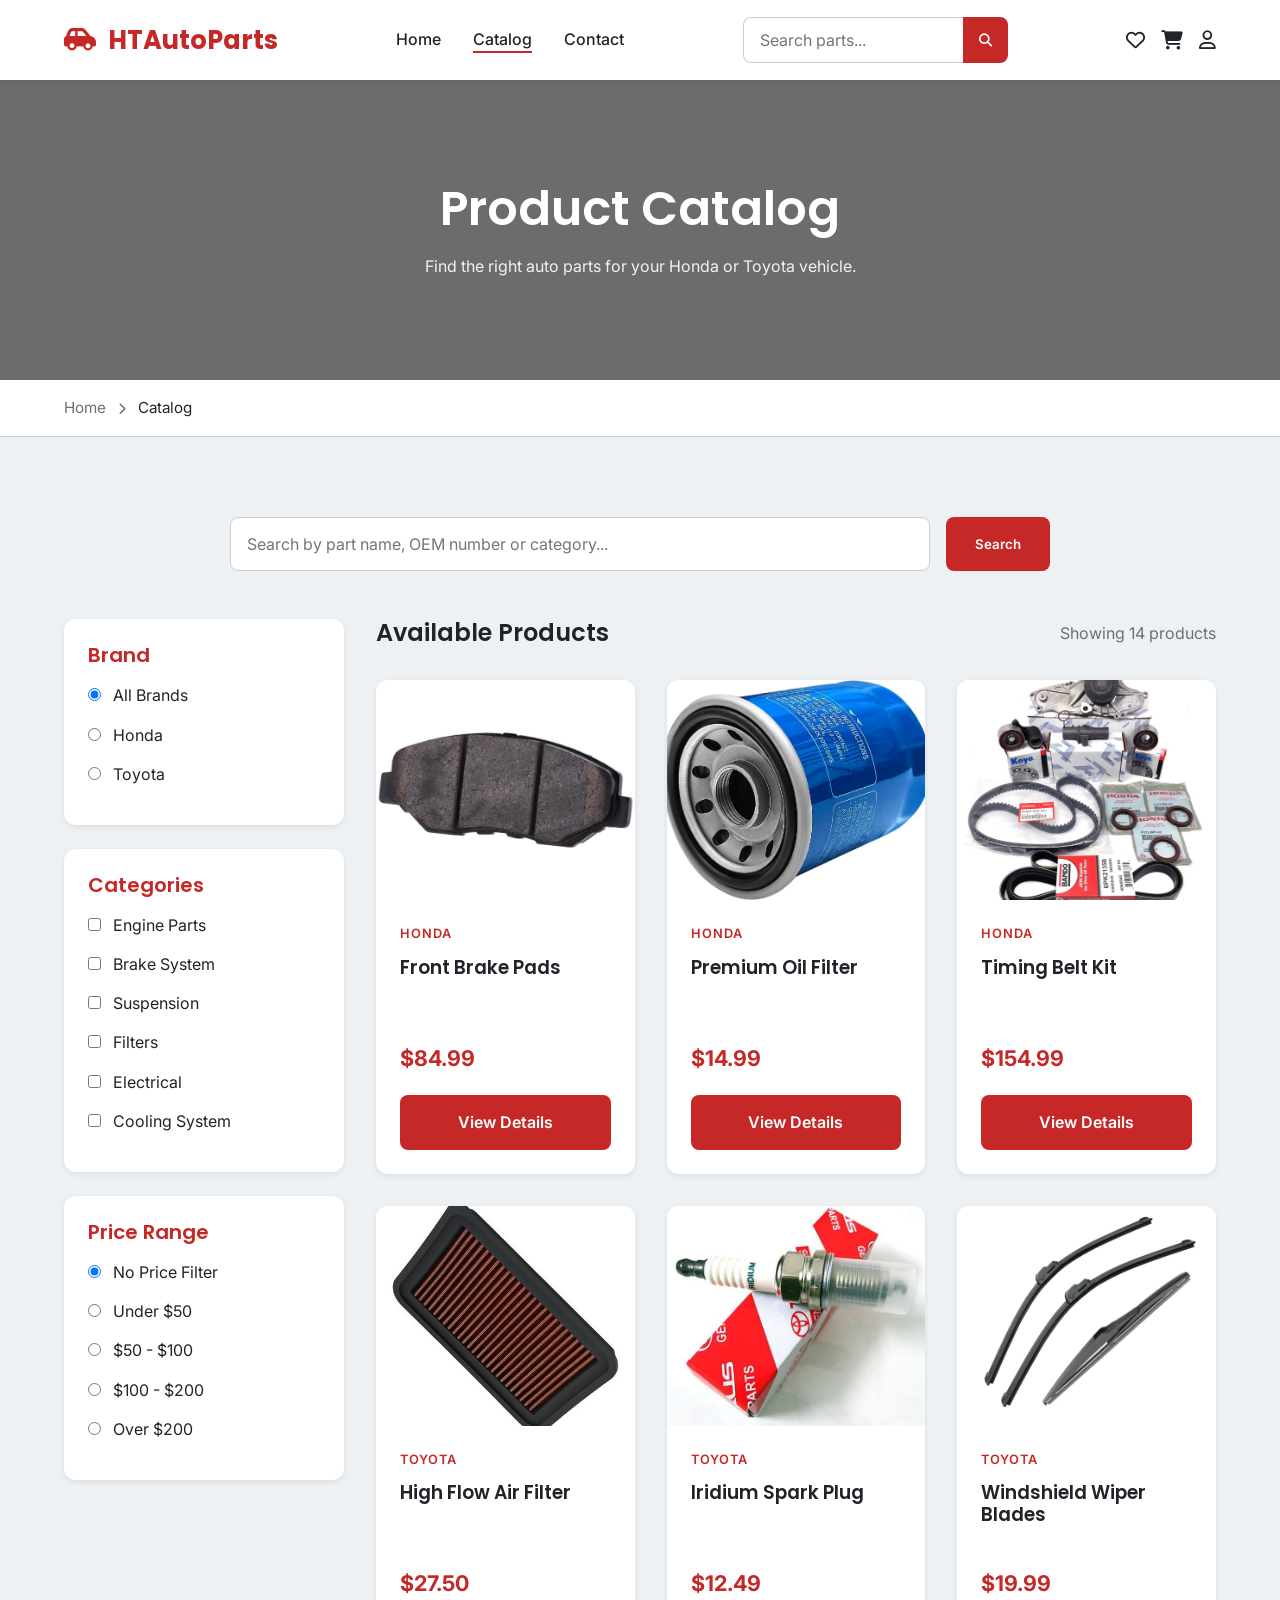
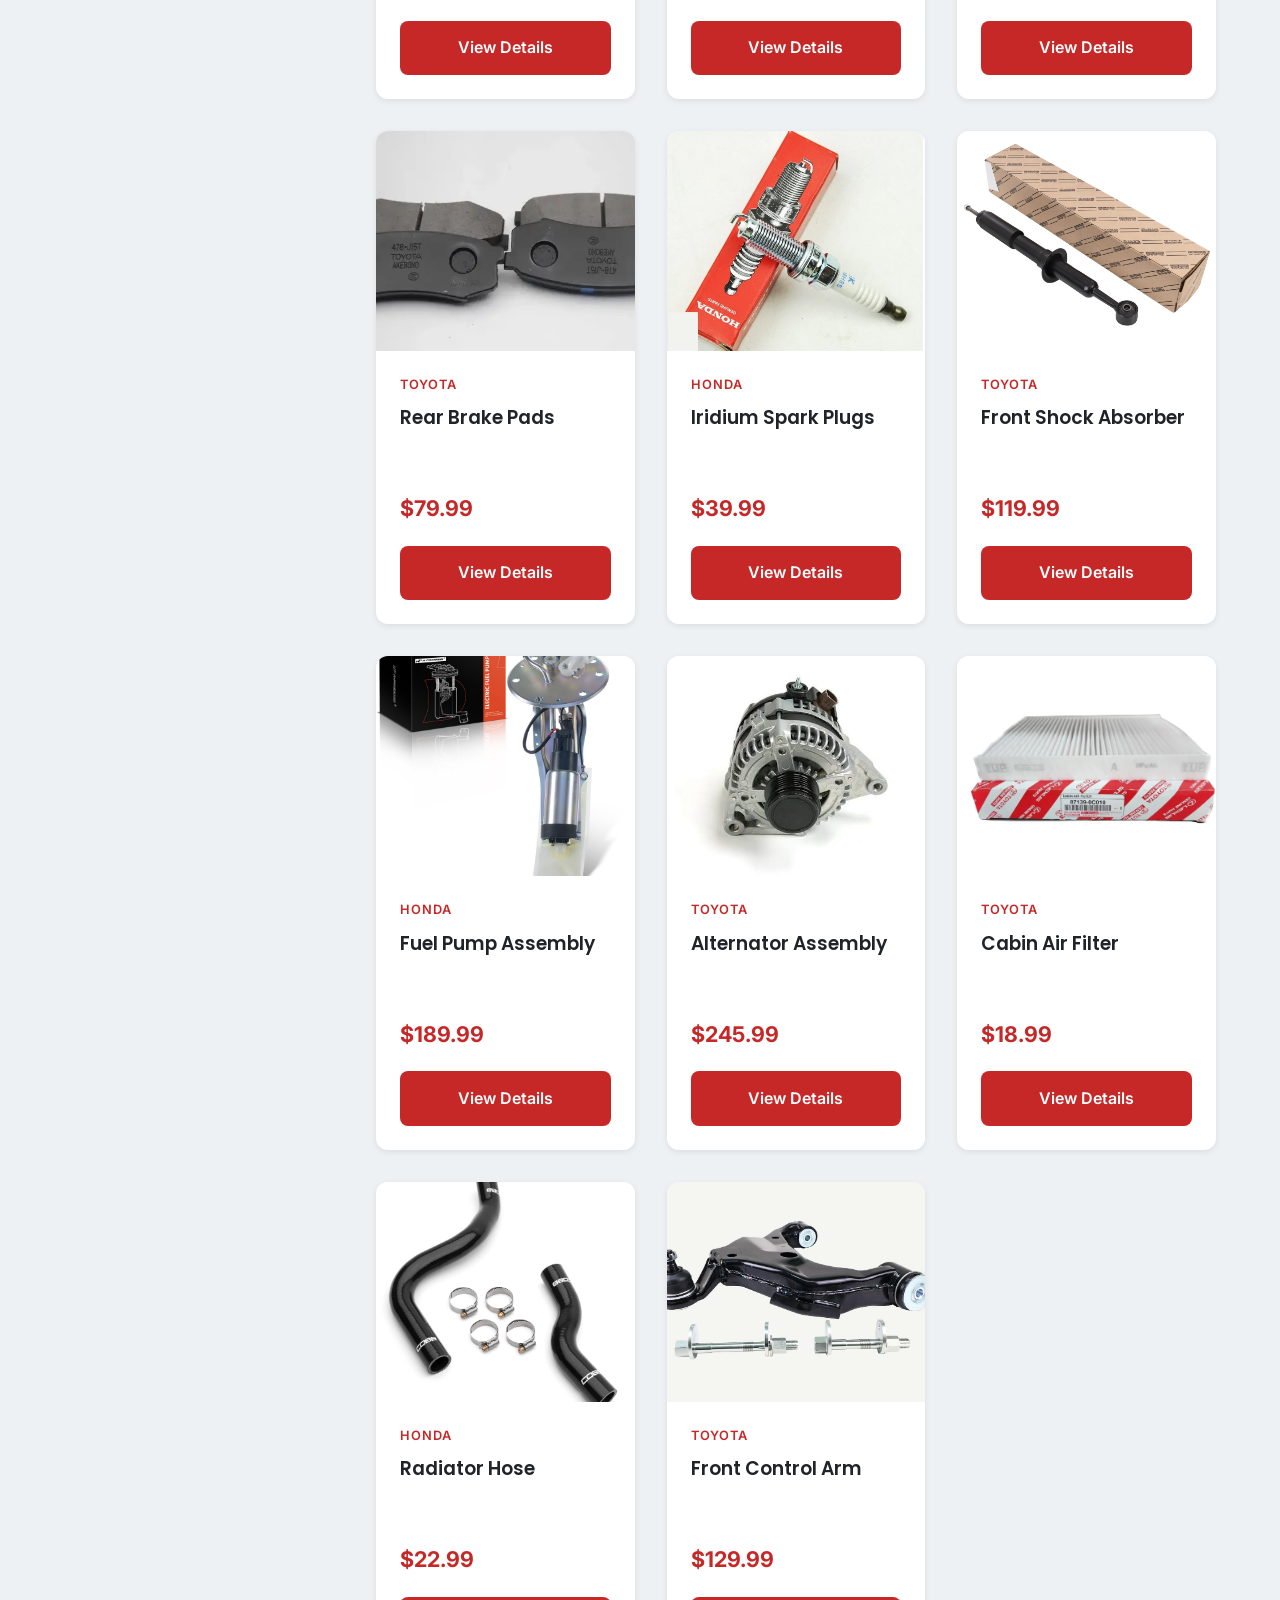
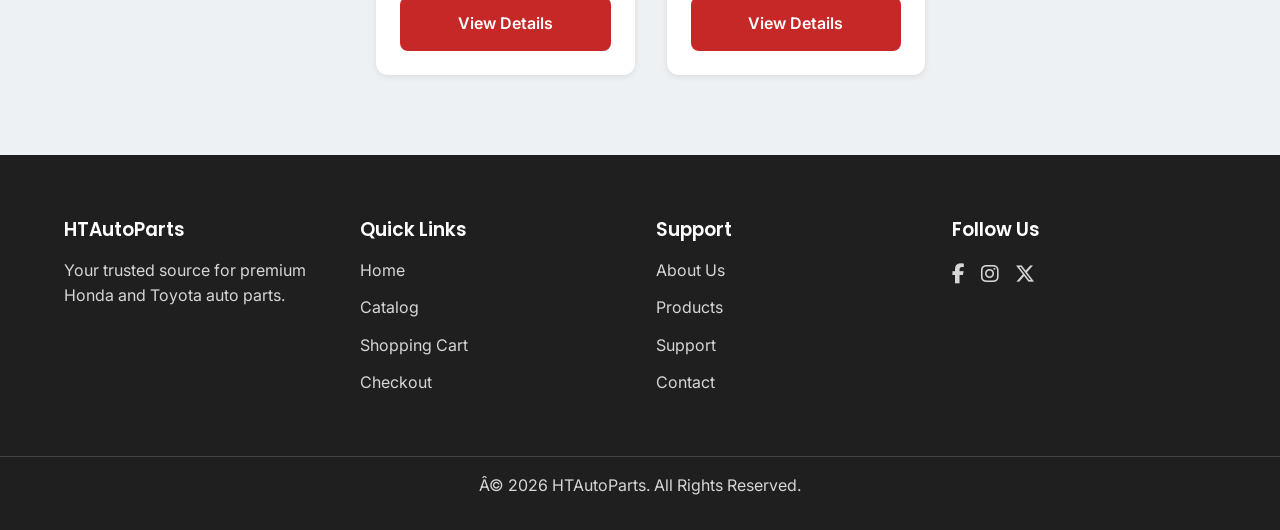
<file: catalog.html>
﻿<!DOCTYPE html>
<html lang="en">

<head>

    <!-- ========================================================= -->
    <!--                     META INFORMATION                      -->
    <!-- ========================================================= -->

    <meta charset="UTF-8">

    <meta name="viewport" content="width=device-width, initial-scale=1.0">

    <title>Catalog | HTAutoParts</title>

    <meta name="description" content="Browse Honda and Toyota OEM and aftermarket auto parts.">

    <!-- ========================================================= -->
    <!--                       GOOGLE FONTS                        -->
    <!-- ========================================================= -->

    <link rel="preconnect" href="https://fonts.googleapis.com">

    <link rel="preconnect" href="https://fonts.gstatic.com" crossorigin>

    <link
        href="https://fonts.googleapis.com/css2?family=Inter:wght@300;400;500;600&family=Poppins:wght@400;500;600;700&display=swap"
        rel="stylesheet">

    <!-- ========================================================= -->
    <!--                     FONT AWESOME                          -->
    <!-- ========================================================= -->

    <link rel="stylesheet" href="https://cdnjs.cloudflare.com/ajax/libs/font-awesome/6.7.2/css/all.min.css">

    <!-- ========================================================= -->
    <!--                       CSS FILES                           -->
    <!-- ========================================================= -->

    <link rel="stylesheet" href="css/variables.css">
    <link rel="stylesheet" href="css/reset.css">
    <link rel="stylesheet" href="css/layout.css">
    <link rel="stylesheet" href="css/components.css">
    <link rel="stylesheet" href="css/catalog.css">
    <link rel="stylesheet" href="css/responsive.css">

</head>

<body>

    <!-- ========================================================= -->
    <!--                         HEADER                             -->
    <!-- ========================================================= -->

    <header class="header">

        <div class="container navbar">

            <a href="index.html" class="logo">

                <i class="fa-solid fa-car-side"></i>

                <span>HTAutoParts</span>

            </a>

            <nav class="navigation">

                <ul class="nav-links">

                    <li><a href="index.html">Home</a></li>

                    <li><a class="active" href="catalog.html">Catalog</a></li>


                    <li><a href="contact.html">Contact</a></li>

                </ul>

            </nav>

            <div class="nav-search">

                <input type="text" placeholder="Search parts...">

                <button>

                    <i class="fa-solid fa-magnifying-glass"></i>

                </button>

            </div>

            <div class="nav-icons">

                <a href="#">
                    <i class="fa-regular fa-heart"></i>
                </a>

                <a href="cart.html">
                    <i class="fa-solid fa-cart-shopping"></i>
                </a>

                <a href="login.html" aria-label="Sign in">
                    <i class="fa-regular fa-user"></i>
                </a>

            </div>

        </div>

    </header>

    <!-- ========================================================= -->
    <!--                    CATALOG HERO                            -->
    <!-- ========================================================= -->

    <section class="catalog-hero">

        <div class="hero-overlay"></div>

        <div class="container catalog-hero-content">

            <h1>Product Catalog</h1>

            <p>

                Find the right auto parts for your Honda or Toyota vehicle.

            </p>

        </div>

    </section>

    <!-- ========================================================= -->
    <!--                     BREADCRUMB                            -->
    <!-- ========================================================= -->

    <nav class="breadcrumb">

        <div class="container">

            <a href="index.html">

                Home

            </a>

            <span>

                <i class="fas fa-chevron-right"></i>

            </span>

            <span>

                Catalog

            </span>

        </div>

    </nav>

    <!-- ========================================================= -->
    <!--                  SEARCH & FILTERS                          -->
    <!-- ========================================================= -->

    <section class="catalog-section">

        <div class="container">

            <!-- Search -->

            <div class="catalog-search">

                <input type="text" id="catalogSearch" placeholder="Search by part name, OEM number or category...">

                <button class="btn btn-primary">

                    Search

                </button>

            </div>

            <!-- Main Layout -->

            <div class="catalog-layout">

                <!-- ========================= -->
                <!--      SIDEBAR FILTERS      -->
                <!-- ========================= -->

                <aside class="catalog-sidebar">

                    <!-- Brand -->

                    <div class="filter-box">

                        <h3>Brand</h3>

                        <label>

                            <input type="radio" name="brand" value="all" checked>

                            All Brands

                        </label>

                        <label>

                            <input type="radio" name="brand" value="Honda">

                            Honda

                        </label>

                        <label>

                            <input type="radio" name="brand" value="Toyota">

                            Toyota

                        </label>

                    </div>

                    <!-- Categories -->

                    <div class="filter-box">

                        <h3>Categories</h3>

                        <label>

                            <input type="checkbox">

                            Engine Parts

                        </label>

                        <label>

                            <input type="checkbox">

                            Brake System

                        </label>

                        <label>

                            <input type="checkbox">

                            Suspension

                        </label>

                        <label>

                            <input type="checkbox">

                            Filters

                        </label>

                        <label>

                            <input type="checkbox">

                            Electrical

                        </label>

                        <label>

                            <input type="checkbox">

                            Cooling System

                        </label>

                    </div>

                    <!-- Price -->

                    <div class="filter-box">

                        <h3>Price Range</h3>

                        <label>

                            <input type="radio" name="price" value="none" checked>

                            No Price Filter

                        </label>

                        <label>

                            <input type="radio" name="price">

                            Under $50

                        </label>

                        <label>

                            <input type="radio" name="price">

                            $50 - $100

                        </label>

                        <label>

                            <input type="radio" name="price">

                            $100 - $200

                        </label>

                        <label>

                            <input type="radio" name="price">

                            Over $200

                        </label>

                    </div>

                </aside>

                <!-- ========================= -->
                <!--     PRODUCT GRID START    -->
                <!-- ========================= -->

                <main class="catalog-products">

                    <div class="catalog-info">

                        <h2>Available Products</h2>

                        <p id="catalogProductCount">

                            Loading products...

                        </p>

                    </div>

                    <div class="products-grid grid-3" id="productsGrid"></div>

                </main>

            </div>

        </div>

    </section>

    <!-- ========================================================= -->
    <!--                         FOOTER                            -->
    <!-- ========================================================= -->

    <footer class="footer">

        <div class="container footer-grid">

            <!-- Company Information -->

            <div class="footer-column">

                <h3>HTAutoParts</h3>

                <p>

                    Your trusted source for premium Honda and Toyota auto parts.

                </p>

            </div>

            <!-- Quick Links -->

            <div class="footer-column">

                <h3>Quick Links</h3>

                <ul>

                    <li><a href="index.html">Home</a></li>

                    <li><a href="catalog.html">Catalog</a></li>

                    <li><a href="cart.html">Shopping Cart</a></li>

                    <li><a href="checkout.html">Checkout</a></li>

                </ul>

            </div>

            <!-- Customer Support -->

            <div class="footer-column">

                <h3>Support</h3>

                <ul>

                    <li><a href="#">About Us</a></li>

                    <li><a href="#">Products</a></li>

                    <li><a href="#">Support</a></li>

                    <li><a href="#">Contact</a></li>

                </ul>

            </div>

            <!-- Social Media -->

            <div class="footer-column">

                <h3>Follow Us</h3>

                <div class="social-icons">

                    <a href="#">
                        <i class="fab fa-facebook-f"></i>
                    </a>

                    <a href="#">
                        <i class="fab fa-instagram"></i>
                    </a>

                    <a href="#">
                        <i class="fab fa-x-twitter"></i>
                    </a>

                </div>

            </div>

        </div>

        <div class="footer-bottom">

            <p>

                Â© 2026 HTAutoParts. All Rights Reserved.

            </p>

        </div>

    </footer>

    <!-- ========================================================= -->
    <!--                      JAVASCRIPT                           -->
    <!-- ========================================================= -->

    <script src="js/product-data.js"></script>
    <script src="js/catalog.js"></script>
    <script src="js/app.js"></script>

</body>

</html>
</file>
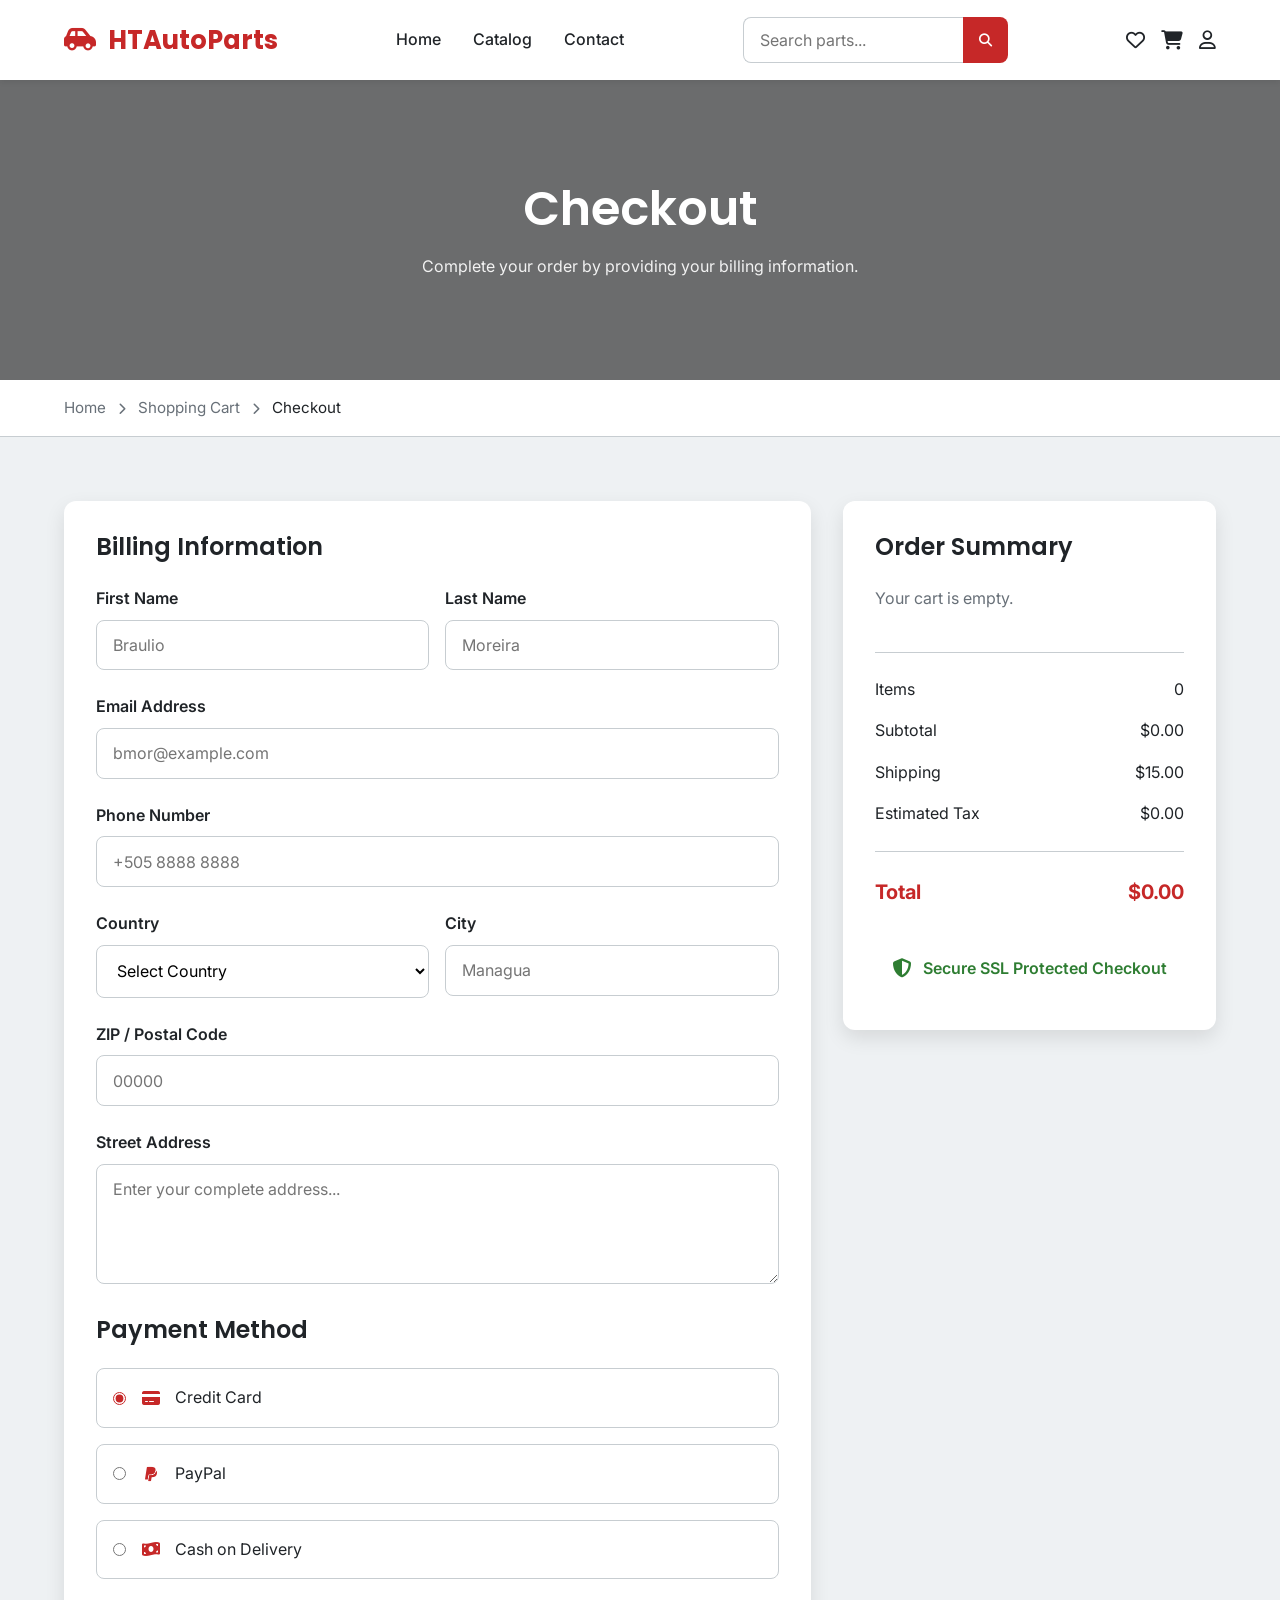
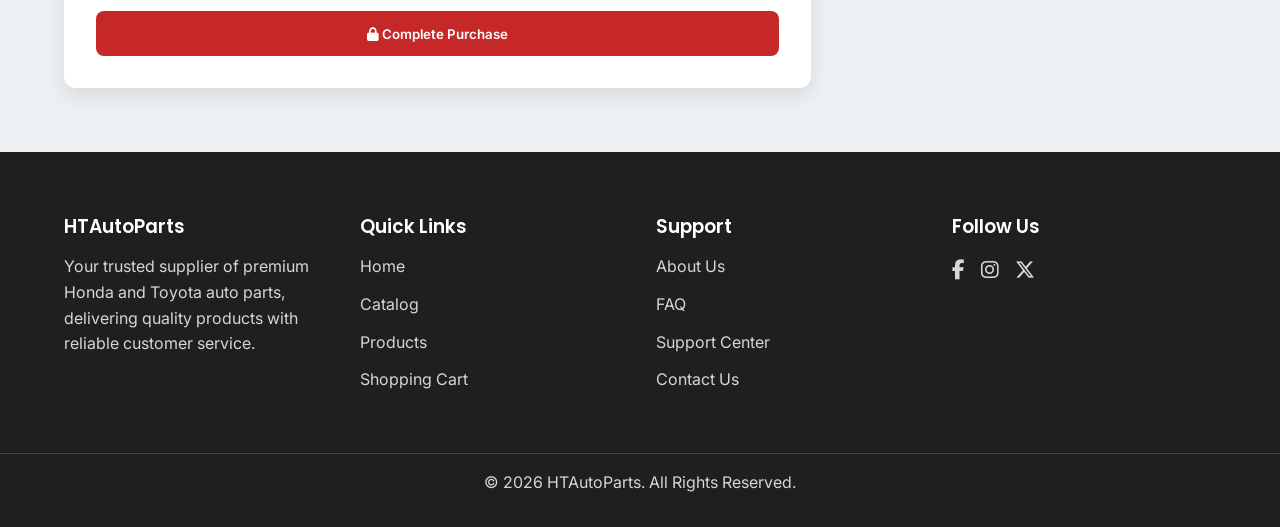
<file: checkout.html>
<!DOCTYPE html>
<html lang="en">

<head>

    <!-- ========================================================= -->
    <!--                     META INFORMATION                      -->
    <!-- ========================================================= -->

    <meta charset="UTF-8">

    <meta name="viewport" content="width=device-width, initial-scale=1.0">

    <title>Checkout | HTAutoParts</title>

    <meta name="description" content="Complete your HTAutoParts purchase securely.">

    <!-- ========================================================= -->
    <!--                    GOOGLE FONTS                           -->
    <!-- ========================================================= -->

    <link rel="preconnect" href="https://fonts.googleapis.com">

    <link rel="preconnect" href="https://fonts.gstatic.com" crossorigin>

    <link
        href="https://fonts.googleapis.com/css2?family=Inter:wght@300;400;500;600&family=Poppins:wght@400;500;600;700&display=swap"
        rel="stylesheet">

    <!-- ========================================================= -->
    <!--                    FONT AWESOME                           -->
    <!-- ========================================================= -->

    <link rel="stylesheet" href="https://cdnjs.cloudflare.com/ajax/libs/font-awesome/6.7.2/css/all.min.css">

    <!-- ========================================================= -->
    <!--                      CSS FILES                            -->
    <!-- ========================================================= -->

    <link rel="stylesheet" href="css/variables.css">
    <link rel="stylesheet" href="css/reset.css">
    <link rel="stylesheet" href="css/layout.css">
    <link rel="stylesheet" href="css/components.css">
    <link rel="stylesheet" href="css/checkout.css">
    <link rel="stylesheet" href="css/catalog.css">
    <link rel="stylesheet" href="css/responsive.css">

</head>

<body>

    <!-- ========================================================= -->
    <!--                         HEADER                            -->
    <!-- ========================================================= -->

    <header class="header">

        <div class="container navbar">

            <a href="index.html" class="logo">

                <i class="fa-solid fa-car-side"></i>

                <span>HTAutoParts</span>

            </a>

            <nav class="navigation">

                <ul class="nav-links">

                    <li><a href="index.html">Home</a></li>

                    <li><a href="catalog.html">Catalog</a></li>


                    <li><a href="contact.html">Contact</a></li>

                </ul>

            </nav>

            <div class="nav-search">

                <input type="text" placeholder="Search parts...">

                <button>

                    <i class="fa-solid fa-magnifying-glass"></i>

                </button>

            </div>

            <div class="nav-icons">

                <a href="#">
                    <i class="fa-regular fa-heart"></i>
                </a>

                <a href="cart.html">
                    <i class="fa-solid fa-cart-shopping"></i>
                </a>

                <a href="login.html" aria-label="Sign in">
                    <i class="fa-regular fa-user"></i>
                </a>

            </div>

        </div>

    </header>

    <!-- ========================================================= -->
    <!--                    CHECKOUT HERO                          -->
    <!-- ========================================================= -->

    <section class="catalog-hero">

        <div class="hero-overlay"></div>

        <div class="container catalog-hero-content">

            <h1>Checkout</h1>

            <p>

                Complete your order by providing your billing information.

            </p>

        </div>

    </section>

    <!-- ========================================================= -->
    <!--                     BREADCRUMB                            -->
    <!-- ========================================================= -->

    <nav class="breadcrumb">

        <div class="container">

            <a href="index.html">Home</a>

            <span>

                <i class="fas fa-chevron-right"></i>

            </span>

            <a href="cart.html">

                Shopping Cart

            </a>

            <span>

                <i class="fas fa-chevron-right"></i>

            </span>

            <span>

                Checkout

            </span>

        </div>

    </nav>

    <!-- ========================================================= -->
    <!--                    CHECKOUT SECTION                       -->
    <!-- ========================================================= -->

    <section class="checkout-section">

        <div class="container">

            <div class="checkout-layout">

                <!-- ========================================================= -->
                <!--                  BILLING INFORMATION                      -->
                <!-- ========================================================= -->

                <div class="checkout-form">

                    <h2>Billing Information</h2>

                    <form id="checkoutForm" action="#" method="post">

                        <!-- ================================================ -->
                        <!--                 NAME ROW                         -->
                        <!-- ================================================ -->

                        <div class="form-row">

                            <div class="form-group">

                                <label for="firstName">

                                    First Name

                                </label>

                                <input type="text" id="firstName" name="firstName" placeholder="Braulio" required>

                            </div>

                            <div class="form-group">

                                <label for="lastName">

                                    Last Name

                                </label>

                                <input type="text" id="lastName" name="lastName" placeholder="Moreira" required>

                            </div>

                        </div>

                        <!-- ================================================ -->
                        <!--                    EMAIL                         -->
                        <!-- ================================================ -->

                        <div class="form-group">

                            <label for="email">

                                Email Address

                            </label>

                            <input type="email" id="email" name="email" placeholder="bmor@example.com" required>

                        </div>

                        <!-- ================================================ -->
                        <!--                    PHONE                         -->
                        <!-- ================================================ -->

                        <div class="form-group">

                            <label for="phone">

                                Phone Number

                            </label>

                            <input type="tel" id="phone" name="phone" placeholder="+505 8888 8888" required>

                        </div>

                        <!-- ================================================ -->
                        <!--              COUNTRY / CITY                      -->
                        <!-- ================================================ -->

                        <div class="form-row">

                            <div class="form-group">

                                <label for="country">

                                    Country

                                </label>

                                <select id="country" name="country" required>

                                    <option value="">Select Country</option>

                                    <option>Nicaragua</option>

                                    <option>Costa Rica</option>

                                    <option>Honduras</option>

                                    <option>El Salvador</option>

                                    <option>Guatemala</option>

                                </select>

                            </div>

                            <div class="form-group">

                                <label for="city">

                                    City

                                </label>

                                <input type="text" id="city" name="city" placeholder="Managua" required>

                            </div>

                        </div>

                        <!-- ================================================ -->
                        <!--                  ZIP CODE                        -->
                        <!-- ================================================ -->

                        <div class="form-group">

                            <label for="zipCode">

                                ZIP / Postal Code

                            </label>

                            <input type="text" id="zipCode" name="zipCode" placeholder="00000">

                        </div>

                        <!-- ================================================ -->
                        <!--                 ADDRESS                          -->
                        <!-- ================================================ -->

                        <div class="form-group">

                            <label for="address">

                                Street Address

                            </label>

                            <textarea id="address" name="address" rows="4" placeholder="Enter your complete address..."
                                required></textarea>

                        </div>

                        <!-- ================================================ -->
                        <!--              PAYMENT METHOD                      -->
                        <!-- ================================================ -->

                        <h2 class="payment-title">

                            Payment Method

                        </h2>

                        <div class="payment-options">

                            <label class="payment-option">

                                <input type="radio" name="payment" value="credit-card" checked>

                                <i class="fas fa-credit-card"></i>

                                Credit Card

                            </label>

                            <label class="payment-option">

                                <input type="radio" name="payment" value="paypal">

                                <i class="fab fa-paypal"></i>

                                PayPal

                            </label>

                            <label class="payment-option">

                                <input type="radio" name="payment" value="cash">

                                <i class="fas fa-money-bill-wave"></i>

                                Cash on Delivery

                            </label>

                        </div>

                        <!-- ================================================ -->
                        <!--                COMPLETE ORDER                    -->
                        <!-- ================================================ -->

                        <button type="submit" class="btn btn-primary checkout-btn">

                            <i class="fas fa-lock"></i>

                            Complete Purchase

                        </button>

                    </form>

                </div>

                <!-- ========================================================= -->
                <!--                     ORDER SUMMARY                         -->
                <!-- ========================================================= -->

                <aside class="checkout-summary">

                    <h2>Order Summary</h2>

                    <!-- ================================================ -->
                    <!--               PRODUCTS SUMMARY                   -->
                    <!-- ================================================ -->

                    <div id="checkoutProducts" class="summary-products">

                        <div class="summary-product">

                            <div>

                                <h4>Front Brake Pads</h4>

                                <small>Qty: 1</small>

                            </div>

                            <span>$84.99</span>

                        </div>

                        <div class="summary-product">

                            <div>

                                <h4>Premium Oil Filter</h4>

                                <small>Qty: 2</small>

                            </div>

                            <span>$29.98</span>

                        </div>

                        <div class="summary-product">

                            <div>

                                <h4>Timing Belt Kit</h4>

                                <small>Qty: 1</small>

                            </div>

                            <span>$154.99</span>

                        </div>

                    </div>

                    <hr>

                    <!-- ================================================ -->
                    <!--                  TOTALS                          -->
                    <!-- ================================================ -->

                    <div class="summary-item">

                        <span>Items</span>

                        <span id="checkoutItems">

                            4

                        </span>

                    </div>

                    <div class="summary-item">

                        <span>Subtotal</span>

                        <span id="checkoutSubtotal">

                            $269.96

                        </span>

                    </div>

                    <div class="summary-item">

                        <span>Shipping</span>

                        <span>

                            $15.00

                        </span>

                    </div>

                    <div class="summary-item">

                        <span>Estimated Tax</span>

                        <span id="checkoutTax">

                            $0.00

                        </span>

                    </div>

                    <hr>

                    <div class="summary-total">

                        <span>Total</span>

                        <span id="checkoutTotal">

                            $313.46

                        </span>

                    </div>

                    <div class="secure-checkout">

                        <i class="fas fa-shield-alt"></i>

                        <span>

                            Secure SSL Protected Checkout

                        </span>

                    </div>

                </aside>

            </div>

        </div>

    </section>

    <!-- ========================================================= -->
    <!--                         FOOTER                            -->
    <!-- ========================================================= -->

    <footer class="footer">

        <div class="container footer-grid">

            <!-- Company -->

            <div class="footer-column">

                <h3>HTAutoParts</h3>

                <p>

                    Your trusted supplier of premium Honda and Toyota auto parts,
                    delivering quality products with reliable customer service.

                </p>

            </div>

            <!-- Quick Links -->

            <div class="footer-column">

                <h3>Quick Links</h3>

                <ul>

                    <li><a href="index.html">Home</a></li>

                    <li><a href="catalog.html">Catalog</a></li>

                    <li><a href="product.html">Products</a></li>

                    <li><a href="cart.html">Shopping Cart</a></li>

                </ul>

            </div>

            <!-- Customer Support -->

            <div class="footer-column">

                <h3>Support</h3>

                <ul>

                    <li><a href="#">About Us</a></li>

                    <li><a href="#">FAQ</a></li>

                    <li><a href="#">Support Center</a></li>

                    <li><a href="#">Contact Us</a></li>

                </ul>

            </div>

            <!-- Social -->

            <div class="footer-column">

                <h3>Follow Us</h3>

                <div class="social-icons">

                    <a href="#">

                        <i class="fab fa-facebook-f"></i>

                    </a>

                    <a href="#">

                        <i class="fab fa-instagram"></i>

                    </a>

                    <a href="#">

                        <i class="fab fa-x-twitter"></i>

                    </a>

                </div>

            </div>

        </div>

        <div class="footer-bottom">

            <p>

                © 2026 HTAutoParts. All Rights Reserved.

            </p>

        </div>

    </footer>

    <!-- ========================================================= -->
    <!--                     JAVASCRIPT                            -->
    <!-- ========================================================= -->

    <script src="js/product-data.js"></script>
    <script src="js/cart.js"></script>
    <script src="js/checkout.js"></script>
    <script src="js/app.js"></script>

</body>

</html>
</file>
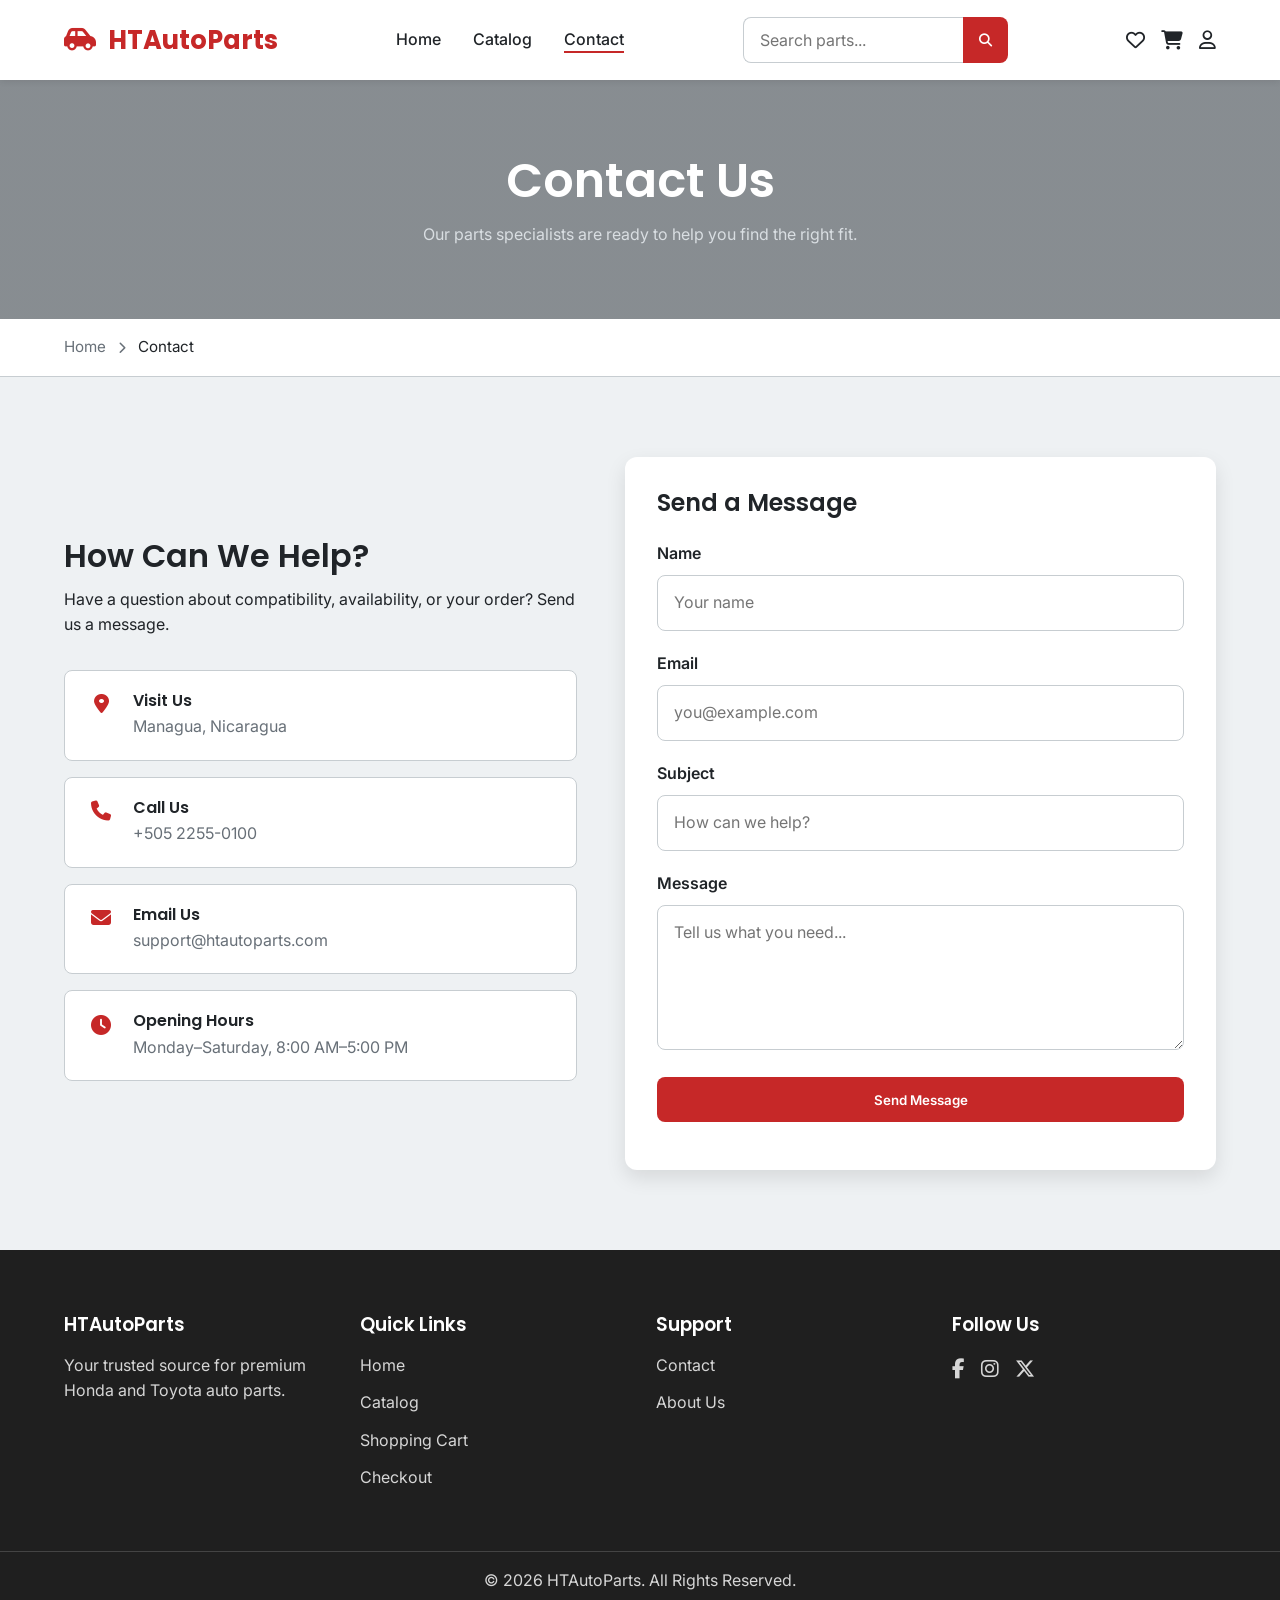
<file: contact.html>
<!DOCTYPE html>
<html lang="en">
<head>
    <meta charset="UTF-8">
    <meta name="viewport" content="width=device-width, initial-scale=1.0">
    <title>Contact | HTAutoParts</title>
    <meta name="description" content="Contact HTAutoParts for help finding the right Honda or Toyota auto parts.">
    <link rel="preconnect" href="https://fonts.googleapis.com">
    <link rel="preconnect" href="https://fonts.gstatic.com" crossorigin>
    <link href="https://fonts.googleapis.com/css2?family=Inter:wght@300;400;500;600&family=Poppins:wght@400;500;600;700&display=swap" rel="stylesheet">
    <link rel="stylesheet" href="https://cdnjs.cloudflare.com/ajax/libs/font-awesome/6.7.2/css/all.min.css">
    <link rel="stylesheet" href="css/variables.css">
    <link rel="stylesheet" href="css/reset.css">
    <link rel="stylesheet" href="css/layout.css">
    <link rel="stylesheet" href="css/components.css">
    <link rel="stylesheet" href="css/contact.css">
    <link rel="stylesheet" href="css/responsive.css">
</head>
<body>
    <header class="header">
        <div class="container navbar">
            <a href="index.html" class="logo"><i class="fa-solid fa-car-side"></i><span>HTAutoParts</span></a>
            <nav class="navigation">
                <ul class="nav-links">
                    <li><a href="index.html">Home</a></li>
                    <li><a href="catalog.html">Catalog</a></li>
                    <li><a class="active" href="contact.html">Contact</a></li>
                </ul>
            </nav>
            <div class="nav-search">
                <input type="text" placeholder="Search parts...">
                <button type="button"><i class="fa-solid fa-magnifying-glass"></i></button>
            </div>
            <div class="nav-icons">
                <a href="#"><i class="fa-regular fa-heart"></i></a>
                <a href="cart.html"><i class="fa-solid fa-cart-shopping"></i></a>
                <a href="login.html" aria-label="Sign in"><i class="fa-regular fa-user"></i></a>
            </div>
        </div>
    </header>

    <section class="contact-hero">
        <div class="container">
            <h1>Contact Us</h1>
            <p>Our parts specialists are ready to help you find the right fit.</p>
        </div>
    </section>

    <nav class="breadcrumb">
        <div class="container">
            <a href="index.html">Home</a><span><i class="fas fa-chevron-right"></i></span><span>Contact</span>
        </div>
    </nav>

    <main class="contact-section">
        <div class="container contact-layout">
            <section class="contact-info">
                <div class="section-title contact-title">
                    <h2>How Can We Help?</h2>
                    <p>Have a question about compatibility, availability, or your order? Send us a message.</p>
                </div>
                <div class="contact-details">
                    <div class="contact-detail"><i class="fa-solid fa-location-dot"></i><div><h3>Visit Us</h3><p>Managua, Nicaragua</p></div></div>
                    <div class="contact-detail"><i class="fa-solid fa-phone"></i><div><h3>Call Us</h3><p>+505 2255-0100</p></div></div>
                    <div class="contact-detail"><i class="fa-solid fa-envelope"></i><div><h3>Email Us</h3><p>support@htautoparts.com</p></div></div>
                    <div class="contact-detail"><i class="fa-solid fa-clock"></i><div><h3>Opening Hours</h3><p>Monday–Saturday, 8:00 AM–5:00 PM</p></div></div>
                </div>
            </section>

            <section class="contact-form-card">
                <h2>Send a Message</h2>
                <form id="contactForm">
                    <div class="form-row">
                        <div class="form-group"><label for="contactName">Name</label><input id="contactName" name="name" type="text" placeholder="Your name" required></div>
                        <div class="form-group"><label for="contactEmail">Email</label><input id="contactEmail" name="email" type="email" placeholder="you@example.com" required></div>
                    </div>
                    <div class="form-group"><label for="contactSubject">Subject</label><input id="contactSubject" name="subject" type="text" placeholder="How can we help?" required></div>
                    <div class="form-group"><label for="contactMessage">Message</label><textarea id="contactMessage" name="message" placeholder="Tell us what you need..." required></textarea></div>
                    <button type="submit" class="btn btn-primary">Send Message</button>
                    <p id="contactStatus" class="contact-status" role="status"></p>
                </form>
            </section>
        </div>
    </main>

    <footer class="footer">
        <div class="container footer-grid">
            <div class="footer-column"><h3>HTAutoParts</h3><p>Your trusted source for premium Honda and Toyota auto parts.</p></div>
            <div class="footer-column"><h3>Quick Links</h3><ul><li><a href="index.html">Home</a></li><li><a href="catalog.html">Catalog</a></li><li><a href="cart.html">Shopping Cart</a></li><li><a href="checkout.html">Checkout</a></li></ul></div>
            <div class="footer-column"><h3>Support</h3><ul><li><a href="contact.html">Contact</a></li><li><a href="#">About Us</a></li></ul></div>
            <div class="footer-column"><h3>Follow Us</h3><div class="social-icons"><a href="#"><i class="fab fa-facebook-f"></i></a><a href="#"><i class="fab fa-instagram"></i></a><a href="#"><i class="fab fa-x-twitter"></i></a></div></div>
        </div>
        <div class="footer-bottom"><p>© 2026 HTAutoParts. All Rights Reserved.</p></div>
    </footer>
    <script src="js/contact.js"></script>
    <script src="js/app.js"></script>
</body>
</html>
</file>
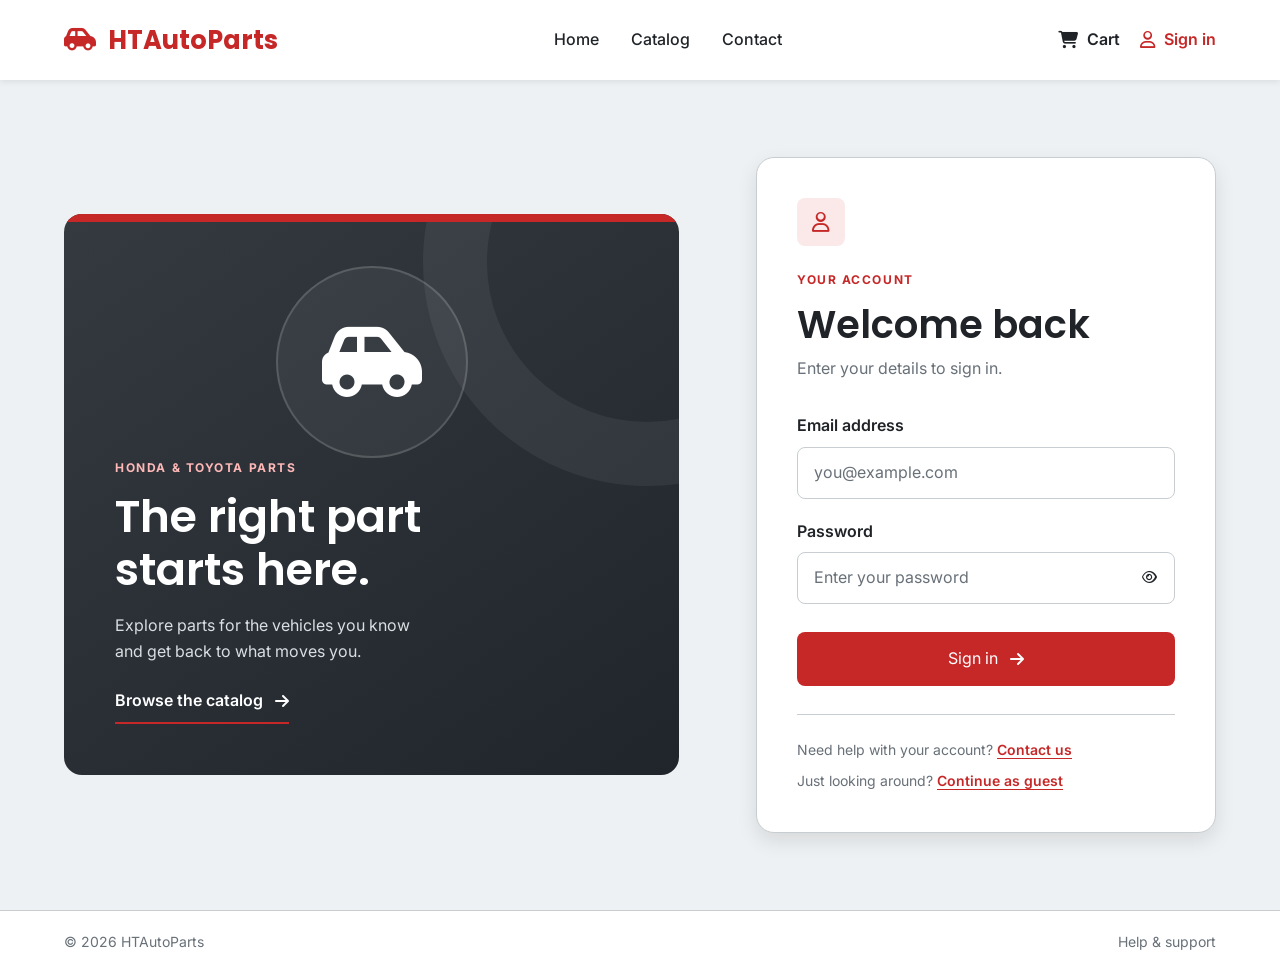
<file: login.html>
<!DOCTYPE html>
<html lang="en">
<head>
    <meta charset="UTF-8">
    <meta name="viewport" content="width=device-width, initial-scale=1.0">
    <title>Sign In | HTAutoParts</title>
    <meta name="description" content="Sign in to your HTAutoParts account.">
    <link rel="preconnect" href="https://fonts.googleapis.com">
    <link rel="preconnect" href="https://fonts.gstatic.com" crossorigin>
    <link href="https://fonts.googleapis.com/css2?family=Inter:wght@300;400;500;600&family=Poppins:wght@400;500;600;700&display=swap" rel="stylesheet">
    <link rel="stylesheet" href="https://cdnjs.cloudflare.com/ajax/libs/font-awesome/6.7.2/css/all.min.css">
    <link rel="stylesheet" href="css/variables.css">
    <link rel="stylesheet" href="css/reset.css">
    <link rel="stylesheet" href="css/layout.css">
    <link rel="stylesheet" href="css/components.css">
    <link rel="stylesheet" href="css/login.css">
    <link rel="stylesheet" href="css/responsive.css">
</head>
<body>
    <a class="login-skip-link" href="#main-content">Skip to sign in</a>
    <header class="header">
        <div class="container navbar">
            <a href="index.html" class="logo"><i class="fa-solid fa-car-side" aria-hidden="true"></i><span>HTAutoParts</span></a>
            <nav class="navigation" aria-label="Main navigation">
                <ul class="nav-links">
                    <li><a href="index.html">Home</a></li>
                    <li><a href="catalog.html">Catalog</a></li>
                    <li><a href="contact.html">Contact</a></li>
                </ul>
            </nav>
            <div class="login-header-actions">
                <a href="cart.html"><i class="fa-solid fa-cart-shopping" aria-hidden="true"></i><span>Cart</span></a>
                <a href="login.html" aria-current="page"><i class="fa-regular fa-user" aria-hidden="true"></i><span>Sign in</span></a>
            </div>
        </div>
    </header>

    <main id="main-content" class="login-main">
        <div class="container login-layout">
            <aside class="login-intro" aria-labelledby="login-intro-title">
                <div class="login-intro-mark"><i class="fa-solid fa-car-side" aria-hidden="true"></i></div>
                <p class="login-eyebrow">HONDA &amp; TOYOTA PARTS</p>
                <h2 id="login-intro-title">The right part starts here.</h2>
                <p>Explore parts for the vehicles you know and get back to what moves you.</p>
                <a class="login-browse-link" href="catalog.html">Browse the catalog <i class="fa-solid fa-arrow-right" aria-hidden="true"></i></a>
            </aside>

            <section class="login-card" aria-labelledby="login-title">
                <div class="login-card-heading">
                    <span class="login-card-icon"><i class="fa-regular fa-user" aria-hidden="true"></i></span>
                    <p class="login-eyebrow">YOUR ACCOUNT</p>
                    <h1 id="login-title">Welcome back</h1>
                    <p>Enter your details to sign in.</p>
                </div>
                <form id="loginForm">
                    <div class="login-field">
                        <label for="loginEmail">Email address</label>
                        <input id="loginEmail" name="email" type="email" autocomplete="username" placeholder="you@example.com" required>
                    </div>
                    <div class="login-field">
                        <label for="loginPassword">Password</label>
                        <div class="login-password-wrap">
                            <input id="loginPassword" name="password" type="password" autocomplete="current-password" placeholder="Enter your password" required>
                            <button id="togglePassword" type="button" aria-label="Show password" aria-pressed="false"><i class="fa-regular fa-eye" aria-hidden="true"></i></button>
                        </div>
                    </div>
                    <button class="btn btn-primary login-submit" type="submit">Sign in <i class="fa-solid fa-arrow-right" aria-hidden="true"></i></button>
                    <p id="loginStatus" class="login-status" role="status" aria-live="polite"></p>
                </form>
                <div class="login-card-bottom">
                    <p>Need help with your account? <a href="contact.html">Contact us</a></p>
                    <p>Just looking around? <a href="catalog.html">Continue as guest</a></p>
                </div>
            </section>
        </div>
    </main>

    <footer class="login-footer">
        <div class="container"><span>© 2026 HTAutoParts</span><a href="contact.html">Help &amp; support</a></div>
    </footer>
    <script src="js/login.js"></script>
    <script src="js/app.js"></script>
</body>
</html>
</file>
<file: css/variables.css>
/* ============================================================
   HTAutoParts
   VARIABLES.CSS
   Global Design System
============================================================ */

/* ============================================================
   COLOR PALETTE
============================================================ */

:root {

    /* Primary Brand Colors */

    --primary-color: #C62828;
    --primary-hover: #991F1F;
    --action-accent: #D32F2F;
    --action-accent-hover: #A92323;

    /* Background Colors */

    --background-color: #EEF1F3;
    --surface-color: #FFFFFF;

    /* Text Colors */

    --text-color: #202428;
    --text-light: #687078;

    /* Borders */

    --border-color: #C7CDD1;

    /* Status Colors */

    --success-color: #2E8B57;
    --warning-color: #E0A800;
    --danger-color: var(--primary-color);

    /* Neutral Colors */

    --white: #FFFFFF;
    --black: #000000;

    /* Automotive metallic neutrals */

    --metal-dark: #343A40;
    --metal-color: #6C757D;
    --metal-light: #D9DEE2;

    /* =======================================================
       TYPOGRAPHY
    ======================================================= */

    --font-heading: "Poppins", sans-serif;
    --font-body: "Inter", sans-serif;

    /* Font Sizes */

    --fs-xs: .75rem;
    --fs-sm: .875rem;
    --fs-md: 1rem;
    --fs-lg: 1.25rem;
    --fs-xl: 1.5rem;
    --fs-2xl: 2rem;
    --fs-3xl: 3rem;

    /* Font Weights */

    --fw-light: 300;
    --fw-normal: 400;
    --fw-medium: 500;
    --fw-semibold: 600;
    --fw-bold: 700;

    /* =======================================================
       SPACING
    ======================================================= */

    --space-xs: .25rem;
    --space-sm: .5rem;
    --space-md: 1rem;
    --space-lg: 1.5rem;
    --space-xl: 2rem;
    --space-2xl: 3rem;
    --space-3xl: 4rem;

    /* =======================================================
       BORDER RADIUS
    ======================================================= */

    --radius-sm: 4px;
    --radius-md: 8px;
    --radius-lg: 12px;
    --radius-xl: 18px;
    --radius-round: 999px;

    /* =======================================================
       SHADOWS
    ======================================================= */

    --shadow-sm: 0 2px 6px rgba(0,0,0,.08);

    --shadow-md: 0 8px 20px rgba(0,0,0,.10);

    --shadow-lg: 0 16px 40px rgba(0,0,0,.15);

    /* =======================================================
       TRANSITIONS
    ======================================================= */

    --transition-fast: .20s ease;

    --transition-normal: .30s ease;

    --transition-slow: .45s ease;

    /* =======================================================
       CONTAINER
    ======================================================= */

    --container-width: 1200px;

    /* =======================================================
       NAVBAR
    ======================================================= */

    --navbar-height: 80px;

}
</file>
<file: css/layout.css>
/* ============================================================
   HTAutoParts
   LAYOUT.CSS
============================================================ */

/* ============================================================
   GLOBAL CONTAINER
============================================================ */

.container{

    width:min(90%, var(--container-width));

    margin:0 auto;

}

/* ============================================================
   SECTION SPACING
============================================================ */

section{

    padding:5rem 0;

}

/* ============================================================
   SECTION TITLES
============================================================ */

.section-title{

    text-align:center;

    margin-bottom:3rem;

}

.section-title h2{

    font-size:var(--fs-2xl);

    margin-bottom:.75rem;

}

.section-title p{

    max-width:650px;

    margin:auto;

}

/* ============================================================
   FLEX UTILITIES
============================================================ */

.flex{

    display:flex;

}

.flex-center{

    display:flex;

    justify-content:center;

    align-items:center;

}

.flex-between{

    display:flex;

    justify-content:space-between;

    align-items:center;

}

/* ============================================================
   GRID UTILITIES
============================================================ */

.grid{

    display:grid;

    gap:2rem;

}

/* ============================================================
   COMMON 4-COLUMN GRID
============================================================ */

.grid-4{

    display:grid;

    grid-template-columns:repeat(4,1fr);

    gap:2rem;

}

/* ============================================================
   COMMON 3-COLUMN GRID
============================================================ */

.grid-3{

    display:grid;

    grid-template-columns:repeat(3,1fr);

    gap:2rem;

}

/* ============================================================
   COMMON 2-COLUMN GRID
============================================================ */

.grid-2{

    display:grid;

    grid-template-columns:repeat(2,1fr);

    gap:2rem;

}
</file>
<file: css/components.css>
/* ============================================================
   HTAutoParts
   COMPONENTS.CSS
============================================================ */

/* ============================================================
   HEADER
============================================================ */

.header{

    position:sticky;

    top:0;

    z-index:1000;

    background:var(--surface-color);

    box-shadow:var(--shadow-sm);

}

/* ============================================================
   NAVBAR
============================================================ */

.navbar{

    display:flex;

    justify-content:space-between;

    align-items:center;

    height:var(--navbar-height);

}

.logo{

    display:flex;

    align-items:center;

    gap:.75rem;

    font-size:1.6rem;

    font-family:var(--font-heading);

    font-weight:700;

    color:var(--primary-color);

}

.navigation ul{

    display:flex;

    gap:2rem;

}

.navigation a{

    position: relative;

    font-weight: 500;

    padding-bottom: .25rem;

    transition: var(--transition-fast);

}

.navigation a::after{

    content: "";

    position: absolute;

    left: 0;

    bottom: 0;

    width: 0;

    height: 2px;

    background: var(--primary-color);

    transition: width .3s ease;

}

.navigation a:hover::after,

.navigation .active::after{

    width: 100%;

}

/* ============================================================
   SEARCH BAR
============================================================ */

.nav-search{

    display:flex;

}

.nav-search input{

    width:220px;

    padding:.75rem 1rem;

    border:1px solid var(--border-color);

    border-right:none;

    border-radius:8px 0 0 8px;

}

.nav-search button{

    background:var(--primary-color);

    color:white;

    padding:0 1rem;

    border-radius:0 8px 8px 0;

}

.hero-search{

    display:flex;

    justify-content:center;

    margin:2rem 0;

}

.hero-search input{

    width:500px;

    padding:1rem;

    border-radius:8px 0 0 8px;

    border:1px solid var(--border-color);

}

.hero-search button{

    background:var(--primary-color);

    color:white;

    padding:0 2rem;

    border-radius:0 8px 8px 0;

}

/* ============================================================
   ICONS
============================================================ */

.nav-icons{

    display:flex;

    gap:1rem;

}

.nav-icons a{

    font-size:1.2rem;

}

.nav-icons a:hover{

    color:var(--primary-color);

}

/* ============================================================
   BUTTONS
============================================================ */

.btn{

    display:inline-block;

    padding:.9rem 1.8rem;

    border-radius:var(--radius-md);

    transition:var(--transition-normal);

    font-weight:600;

}

.btn-primary{

    background:var(--primary-color);

    color:white;

}

.btn-primary:hover{

    background:var(--primary-hover);

}

.btn-secondary{

    border:2px solid var(--primary-color);

    color:var(--primary-color);

}

.btn-secondary:hover{

    background:var(--primary-color);

    color:white;

}

/* ============================================================
   HERO
============================================================ */

.hero{

    background:url("../images/hero/hero-banner.jpg") center/cover;

    position:relative;

    color:white;

    min-height:650px;

    display:flex;

    align-items:center;

}

.hero-overlay{

    position:absolute;

    inset:0;

    background:rgba(0,0,0,.55);

}

.hero-content{

    position:relative;

    z-index:2;

    text-align:center;

}

.hero h1{

    color:white;

    font-size:3.5rem;

    margin:1rem 0;

}

.hero p{

    color:#eee;

    max-width:700px;

    margin:auto;

}

.hero-tag{

    display:inline-block;

    background:var(--primary-color);

    padding:.5rem 1rem;

    border-radius:50px;

}

/* ============================================================
   CATEGORY CARD
============================================================ */

.category-card{

    background:var(--surface-color);

    padding:2rem;

    text-align:center;

    border-radius:var(--radius-lg);

    box-shadow:var(--shadow-sm);

}

.category-card i{

    font-size:2rem;

    color:var(--primary-color);

    margin-bottom:1rem;

}

/* ============================================================
   PRODUCT CARD
============================================================ */

.product-card{

    background:var(--surface-color);

    border-radius:var(--radius-lg);

    overflow:hidden;

    box-shadow:var(--shadow-sm);

}

.product-image img{

    height:220px;

    object-fit:cover;

}

.product-info{

    padding:1.5rem;

}

.product-brand{

    color:var(--primary-color);

    font-size:.85rem;

    font-weight:600;

}

.product-price{

    font-size:1.35rem;

    color:var(--primary-color);

    font-weight:bold;

    margin:1rem 0;

}

/* ============================================================
   WHY US
============================================================ */

.why-card{

    text-align:center;

    padding:2rem;

}

.why-card i{

    font-size:2.4rem;

    color:var(--primary-color);

    margin-bottom:1rem;

}

/* ============================================================
   GUIDES
============================================================ */

.guide-card{

    background:var(--surface-color);

    border-radius:var(--radius-lg);

    overflow:hidden;

    box-shadow:var(--shadow-sm);

}

.guide-content{

    padding:1.5rem;

}

.guide-content a{

    color:var(--primary-color);

    font-weight:600;

}

/* ============================================================
   FOOTER
============================================================ */

.footer{

    background:#1F1F1F;

    color:white;

    padding:4rem 0 1rem;

}

.footer-grid{

    display:grid;

    grid-template-columns:repeat(4,1fr);

    gap:2rem;

}

.footer h3{

    color:white;

    margin-bottom:1rem;

}

.footer p{

    color:#d6d6d6;

}

.footer ul li{

    margin-bottom:.75rem;

}

.footer a{

    color:#d6d6d6;

}

.footer a:hover{

    color:white;

}

.social-icons{

    display:flex;

    gap:1rem;

    font-size:1.25rem;

}

.footer-bottom{

    border-top:1px solid #444;

    margin-top:3rem;

    padding-top:1rem;

    text-align:center;

}

/* ============================================================
   BREADCRUMB
============================================================ */

.breadcrumb{

    background: var(--surface-color);

    border-bottom: 1px solid var(--border-color);

    padding: 1rem 0;

}

.breadcrumb .container{

    display: flex;

    align-items: center;

    flex-wrap: wrap;

    gap: .75rem;

    font-size: .95rem;

}

.breadcrumb a{

    color: var(--text-light);

    transition: var(--transition-fast);

}

.breadcrumb a:hover{

    color: var(--primary-color);

}

.breadcrumb i{

    color: var(--text-light);

    font-size: .75rem;

}

#breadcrumbProduct{

    color: var(--primary-color);

    font-weight: 600;

}

.btn-action{

    background:var(--action-accent);

    color:var(--white);

}

.btn-action:hover{

    background:var(--action-accent-hover);

}

.sale-badge{

    background:var(--action-accent);

    color:var(--white);

}
</file>
<file: css/catalog.css>
/* ============================================================
   HTAutoParts
   CATALOG.CSS
   Styles specific to catalog.html
============================================================ */


/* ============================================================
   CATALOG HERO
============================================================ */

.catalog-hero{

    position: relative;

    background: url("https://images.unsplash.com/photo-1486262715619-67b85e0b08d3?auto=format&fit=crop&fm=jpg&ixid=M3wxMjA3fDB8MHxwaG90by1wYWdlfHx8fGVufDB8fHx8fA%3D%3D&ixlib=rb-4.1.0&q=60&w=3000")
                center center / cover no-repeat;

    min-height: 300px;

    display: flex;

    align-items: center;

    justify-content: center;

}

.catalog-hero-content{

    position: relative;

    z-index: 2;

    text-align: center;

}

.catalog-hero h1{

    color: var(--white);

    font-size: var(--fs-3xl);

    margin-bottom: 1rem;

}

.catalog-hero p{

    color: #f2f2f2;

    max-width: 650px;

    margin: auto;

}


/* ============================================================
   SEARCH BAR
============================================================ */

.catalog-search{

    display: flex;

    justify-content: center;

    gap: 1rem;

    margin-bottom: 3rem;

}

.catalog-search input{

    flex: 1;

    max-width: 700px;

    padding: 1rem;

    border: 1px solid var(--border-color);

    border-radius: var(--radius-md);

    background: var(--white);

}


/* ============================================================
   MAIN LAYOUT
============================================================ */

.catalog-layout{

    display: grid;

    grid-template-columns: 280px 1fr;

    gap: 2rem;

    align-items: start;

}


/* ============================================================
   SIDEBAR
============================================================ */

.catalog-sidebar{

    position: sticky;

    top: 100px;

}


/* ============================================================
   FILTER BOX
============================================================ */

.filter-box{

    background: var(--surface-color);

    border-radius: var(--radius-lg);

    box-shadow: var(--shadow-sm);

    padding: 1.5rem;

    margin-bottom: 1.5rem;

}

.filter-box h3{

    margin-bottom: 1rem;

    color: var(--primary-color);

    font-size: var(--fs-lg);

}

.filter-box label{

    display: block;

    margin-bottom: .85rem;

    cursor: pointer;

    transition: var(--transition-fast);

}

.filter-box label:hover{

    color: var(--primary-color);

}

.filter-box input{

    margin-right: .5rem;

}


/* ============================================================
   PRODUCT AREA
============================================================ */

.catalog-products{

    width: 100%;

}

.catalog-info{

    display: flex;

    justify-content: space-between;

    align-items: center;

    margin-bottom: 2rem;

}

.catalog-info h2{

    margin: 0;

}

.catalog-info p{

    margin: 0;

}


/* ============================================================
   PRODUCT GRID
============================================================ */

.products-grid{

    display: grid;

    grid-template-columns: repeat(3,1fr);

    gap: 2rem;

}


/* ============================================================
   PRODUCT CARD IMPROVEMENTS
============================================================ */

.product-card{

    transition: var(--transition-normal);

    cursor: pointer;

}

.product-card:hover{

    transform: translateY(-6px);

    box-shadow: var(--shadow-lg);

}

.product-image{

    overflow: hidden;

}

.product-image img{

    transition: .35s ease;

}

.product-card:hover img{

    transform: scale(1.06);

}

.product-info{

    display: flex;

    flex-direction: column;

    height: auto;

}

.product-brand{

    text-transform: uppercase;

    letter-spacing: 1px;

    font-size: .80rem;

}

.product-info h3{

    margin: .75rem 0;

    min-height: 56px;

}

.product-price{

    margin-top: 1rem;

    margin-bottom: 1.25rem;

}

.product-info .btn{

    width: 100%;

    text-align: center;

}


/* ============================================================
   FILTER TRANSITIONS
============================================================ */

.filter-box{

    transition: var(--transition-normal);

}

.filter-box:hover{

    box-shadow: var(--shadow-md);

}


/* ============================================================
   PRODUCT HOVER
============================================================ */

.product-card{

    animation: fadeCatalog .7s ease;

}

@keyframes fadeCatalog{

    from{

        opacity:0;

        transform:translateY(20px);

    }

    to{

        opacity:1;

        transform:translateY(0);

    }

}
</file>
<file: css/responsive.css>
/* ============================================================
   HTAutoParts
   RESPONSIVE.CSS
============================================================ */


/* ============================================================
   LARGE TABLETS
   (1200px and below)
============================================================ */

@media (max-width:1200px){

    .container{

        width:95%;

    }

}


/* ============================================================
   TABLETS
   (992px and below)
============================================================ */

@media (max-width:992px){

    /* -------------------------
       NAVBAR
    ------------------------- */

    .navbar{

        flex-wrap:wrap;

        height:auto;

        padding:1rem 0;

        gap:1rem;

    }

    .navigation{

        width:100%;

        order:3;

    }

    .navigation ul{

        justify-content:center;

        flex-wrap:wrap;

    }

    .nav-search{

        flex:1;

        justify-content:center;

    }

    .nav-search input{

        width:100%;

        max-width:350px;

    }

    /* -------------------------
       HERO
    ------------------------- */

    .hero{

        min-height:600px;

        padding:5rem 0;

    }

    .hero h1{

        font-size:2.8rem;

    }

    .hero-search input{

        width:350px;

    }

    /* -------------------------
       GRIDS
    ------------------------- */

    .grid-4{

        grid-template-columns:repeat(2,1fr);

    }

    .grid-3{

        grid-template-columns:repeat(2,1fr);

    }

    .footer-grid{

        grid-template-columns:repeat(2,1fr);

    }

}


/* ============================================================
   MOBILE
   (768px and below)
============================================================ */

@media (max-width:768px){

    section{

        padding:3rem 0;

    }

    /* -------------------------
       NAVBAR
    ------------------------- */

    .navbar{

        flex-direction:column;

        align-items:center;

    }

    .navigation ul{

        flex-direction:column;

        gap:1rem;

        text-align:center;

    }

    .nav-icons{

        justify-content:center;

    }

    .nav-search{

        width:100%;

    }

    .nav-search input{

        width:100%;

    }

    /* -------------------------
       HERO
    ------------------------- */

    .hero{

        min-height:auto;

        padding:4rem 0;

    }

    .hero h1{

        font-size:2.2rem;

    }

    .hero p{

        font-size:.95rem;

    }

    .hero-search{

        flex-direction:column;

        align-items:center;

        gap:1rem;

    }

    .hero-search input{

        width:100%;

        border-radius:8px;

    }

    .hero-search button{

        width:100%;

        border-radius:8px;

        padding:1rem;

    }

    .hero-buttons{

        flex-direction:column;

    }

    .hero-buttons .btn{

        width:100%;

    }

    .hero-features{

        flex-direction:column;

        gap:1rem;

    }

    /* -------------------------
       GRID SYSTEM
    ------------------------- */

    .grid-4{

        grid-template-columns:1fr;

    }

    .grid-3{

        grid-template-columns:1fr;

    }

    .grid-2{

        grid-template-columns:1fr;

    }

    .footer-grid{

        grid-template-columns:1fr;

        text-align:center;

    }

    .social-icons{

        justify-content:center;

    }

}


/* ============================================================
   SMALL PHONES
   (480px and below)
============================================================ */

@media (max-width:480px){

    .hero h1{

        font-size:1.8rem;

    }

    .hero-tag{

        font-size:.8rem;

    }

    .section-title h2{

        font-size:1.8rem;

    }

    .product-price{

        font-size:1.2rem;

    }

    .btn{

        padding:.9rem;

    }

}

/* ============================================================
   CATALOG RESPONSIVE
============================================================ */

@media (max-width:992px){

    .catalog-layout{

        grid-template-columns:1fr;

    }

    .catalog-sidebar{

        position:static;

    }

}

@media (max-width:768px){

    .catalog-search{

        flex-direction:column;

    }

    .catalog-search input{

        max-width:100%;

    }

    .catalog-info{

        flex-direction:column;

        text-align:center;

        gap:.75rem;

    }

}

/* ============================================================
   PRODUCT PAGE RESPONSIVE
============================================================ */

@media (max-width:992px){

    .product-layout{

        grid-template-columns:1fr;

    }

    .product-gallery{

        max-width:550px;

        margin:0 auto;

    }

}

@media (max-width:768px){

    .product-buttons{

        flex-direction:column;

    }

    .product-details h2{

        font-size:var(--fs-2xl);

    }

    .product-price{

        font-size:1.7rem;

    }

    .specifications-table th,

    .specifications-table td{

        padding:.85rem;

    }

}

/* ============================================================
   CART RESPONSIVE
============================================================ */

@media (max-width:992px){

    .cart-layout{

        grid-template-columns:1fr;

    }

    .order-summary{

        position:static;

    }

}

@media (max-width:768px){

    .cart-table{

        display:block;

        overflow-x:auto;

    }

    .cart-product{

        min-width:220px;

    }

}

@media (max-width:576px){

    .cart-product{

        flex-direction:column;

        align-items:flex-start;

    }

    .cart-product img{

        width:80px;

        height:80px;

    }

}

/* ============================================================
   CHECKOUT RESPONSIVE
============================================================ */

@media (max-width:992px){

    .checkout-layout{

        grid-template-columns:1fr;

    }

    .checkout-summary{

        position:static;

    }

}

@media (max-width:768px){

    .form-row{

        grid-template-columns:1fr;

    }

}

@media (max-width:576px){

    .payment-option{

        padding:.85rem;

    }

    .summary-product{

        flex-direction:column;

        align-items:flex-start;

    }

}
</file>
<file: css/checkout.css>
/* ============================================================
   HTAutoParts
   CHECKOUT.CSS
   Styles specific to checkout.html
============================================================ */


/* ============================================================
   CHECKOUT SECTION
============================================================ */

.checkout-section{

    padding: 4rem 0;

}

.checkout-layout{

    display: grid;

    grid-template-columns: 2fr 1fr;

    gap: 2rem;

    align-items: start;

}


/* ============================================================
   CHECKOUT FORM
============================================================ */

.checkout-form{

    background: var(--white);

    padding: 2rem;

    border-radius: var(--radius-lg);

    box-shadow: var(--shadow-md);

}

.checkout-form h2{

    margin-bottom: 1.5rem;

}


/* ============================================================
   FORM LAYOUT
============================================================ */

.form-row{

    display: grid;

    grid-template-columns: repeat(2,1fr);

    gap: 1rem;

}

.form-group{

    display: flex;

    flex-direction: column;

    margin-bottom: 1.5rem;

}

.form-group label{

    font-weight: 600;

    margin-bottom: .5rem;

    color: var(--text-dark);

}


/* ============================================================
   INPUTS
============================================================ */

.form-group input,

.form-group select,

.form-group textarea{

    padding: .9rem 1rem;

    border: 1px solid var(--border-color);

    border-radius: var(--radius-md);

    font-size: 1rem;

    font-family: inherit;

    transition: var(--transition-fast);

    background: var(--white);

}

.form-group textarea{

    resize: vertical;

    min-height: 120px;

}

.form-group input:focus,

.form-group select:focus,

.form-group textarea:focus{

    border-color: var(--primary-color);

    outline: none;

    box-shadow: 0 0 0 3px rgba(198,40,40,.15);

}


/* ============================================================
   PAYMENT
============================================================ */

.payment-title{

    margin-top: 2rem;

}

.payment-options{

    display: flex;

    flex-direction: column;

    gap: 1rem;

    margin: 1.5rem 0 2rem;

}

.payment-option{

    display: flex;

    align-items: center;

    gap: .85rem;

    padding: 1rem;

    border: 1px solid var(--border-color);

    border-radius: var(--radius-md);

    cursor: pointer;

    transition: var(--transition-fast);

}

.payment-option:hover{

    border-color: var(--primary-color);

    background: var(--surface-color);

}

.payment-option input{

    accent-color: var(--primary-color);

}

.payment-option i{

    color: var(--primary-color);

    width: 22px;

    text-align: center;

}


/* ============================================================
   COMPLETE PURCHASE BUTTON
============================================================ */

.checkout-btn{

    width: 100%;

    justify-content: center;

}


/* ============================================================
   ORDER SUMMARY
============================================================ */

.checkout-summary{

    background: var(--white);

    padding: 2rem;

    border-radius: var(--radius-lg);

    box-shadow: var(--shadow-md);

    position: sticky;

    top: 100px;

}

.checkout-summary h2{

    margin-bottom: 1.5rem;

}


/* ============================================================
   PRODUCT LIST
============================================================ */

.summary-products{

    display: flex;

    flex-direction: column;

    gap: 1rem;

    margin-bottom: 1.5rem;

}

.summary-product{

    display: flex;

    justify-content: space-between;

    align-items: center;

    gap: 1rem;

}

.summary-product h4{

    font-size: .95rem;

    margin-bottom: .25rem;

}

.summary-product small{

    color: var(--text-light);

}


/* ============================================================
   TOTALS
============================================================ */

.summary-item,

.summary-total{

    display: flex;

    justify-content: space-between;

    align-items: center;

    margin-bottom: 1rem;

}

.summary-total{

    font-size: 1.25rem;

    font-weight: 700;

    color: var(--primary-color);

}

.checkout-summary hr{

    margin: 1.5rem 0;

    border: none;

    border-top: 1px solid var(--border-color);

}


/* ============================================================
   SECURE CHECKOUT
============================================================ */

.secure-checkout{

    display: flex;

    align-items: center;

    justify-content: center;

    gap: .75rem;

    margin-top: 2rem;

    padding: 1rem;

    background: var(--surface-color);

    border-radius: var(--radius-md);

    color: #2e7d32;

    font-weight: 600;

}

.secure-checkout i{

    font-size: 1.2rem;

}


/* ============================================================
   ANIMATION
============================================================ */

.checkout-form,

.checkout-summary{

    animation: fadeCheckout .7s ease;

}

@keyframes fadeCheckout{

    from{

        opacity:0;

        transform:translateY(20px);

    }

    to{

        opacity:1;

        transform:translateY(0);

    }

}
</file>
<file: css/contact.css>
/* ============================================================
   HTAutoParts
   CONTACT.CSS
   Styles specific to contact.html
============================================================ */

.contact-hero{

    padding:4.5rem 0;

    text-align:center;

    background:
        linear-gradient(rgba(52,58,64,.55),rgba(52,58,64,.55)),
        url("https://images.unsplash.com/photo-1594070319944-7c0cbebb6f58?auto=format&fit=crop&fm=jpg&ixid=M3wxMjA3fDB8MHxwaGdlfHx8fGVufDB8fHx8fA%3D%3D&ixlib=rb-4.1.0&q=60&w=1600")
        center / cover;

}

.contact-hero h1{

    color:var(--white);

    font-size:var(--fs-3xl);

    margin-bottom:.75rem;

}

.contact-hero p{

    color:var(--metal-light);

    margin:0;

}

.contact-section{

    padding:5rem 0;

    background:var(--background-color);

}

.contact-layout{

    display:grid;

    grid-template-columns:1fr 1.15fr;

    gap:3rem;

    align-items:start;

}

.contact-title{

    text-align:left;

    margin-bottom:2rem;

}

.contact-title h2,
.contact-title p{

    color:var(--text-color);

}

.contact-details{

    display:grid;

    gap:1rem;

}

.contact-detail{

    display:flex;

    align-items:flex-start;

    gap:1rem;

    padding:1.25rem;

    background:var(--surface-color);

    border:1px solid var(--border-color);

    border-radius:var(--radius-md);

}

.contact-detail i{

    width:2rem;

    color:var(--primary-color);

    font-size:1.25rem;

    text-align:center;

    margin-top:.2rem;

}

.contact-detail h3{

    font-size:var(--fs-md);

    margin-bottom:.25rem;

}

.contact-detail p{

    margin:0;

}

.contact-form-card{

    background:var(--surface-color);

    padding:2rem;

    border-radius:var(--radius-lg);

    box-shadow:var(--shadow-md);

}

.contact-form-card h2{

    margin-bottom:1.5rem;

}

.contact-form-card .form-group{

    margin-bottom:1.25rem;

}

.contact-form-card label{

    display:block;

    font-weight:600;

    margin-bottom:.5rem;

}

.contact-form-card input,
.contact-form-card textarea{

    width:100%;

    padding:.9rem 1rem;

    border:1px solid var(--border-color);

    border-radius:var(--radius-md);

    background:var(--white);

    font:inherit;

}

.contact-form-card textarea{

    min-height:145px;

    resize:vertical;

}

.contact-form-card input:focus,
.contact-form-card textarea:focus{

    border-color:var(--primary-color);

    box-shadow:0 0 0 3px rgba(198,40,40,.15);

}

.contact-form-card .btn{

    width:100%;

    text-align:center;

}

.contact-status{

    color:var(--success-color);

    margin:1rem 0 0;

    text-align:center;

}

@media(max-width:768px){

    .contact-layout{

        grid-template-columns:1fr;

    }

    .contact-title{

        text-align:center;

    }

    .contact-form-card{

        padding:1.5rem;

    }

}
</file>
<file: css/login.css>
.login-skip-link {
    position: absolute;
    top: -4rem;
    left: 1rem;
    z-index: 1100;
    padding: .75rem 1rem;
    background: var(--surface-color);
    color: var(--text-color);
}

.login-skip-link:focus { top: 1rem; }

.login-header-actions { display: flex; align-items: center; gap: 1.25rem; }
.login-header-actions a { display: inline-flex; align-items: center; gap: .55rem; min-height: 44px; font-weight: 600; }
.login-header-actions a:hover, .login-header-actions a[aria-current="page"] { color: var(--primary-color); }
.login-header-actions i { font-size: 1.1rem; }

.login-main { padding: clamp(2rem, 6vw, 5rem) 0; }
.login-layout { display: grid; grid-template-columns: minmax(0, 1fr) minmax(360px, 460px); gap: clamp(2rem, 6vw, 6rem); align-items: center; }
.login-intro { position: relative; min-height: 550px; display: flex; flex-direction: column; justify-content: flex-end; overflow: hidden; padding: clamp(2rem, 4vw, 3.5rem); border-radius: var(--radius-xl); background: linear-gradient(145deg, var(--metal-dark), #1f252b); color: var(--white); }
.login-intro::before { content: ""; position: absolute; width: 28rem; height: 28rem; top: -11rem; right: -12rem; border: 4rem solid rgba(255,255,255,.06); border-radius: 50%; }
.login-intro::after { content: ""; position: absolute; inset: 0 0 auto; height: 8px; background: var(--primary-color); }
.login-intro-mark { position: absolute; top: 22%; left: 50%; transform: translateX(-50%); width: 12rem; height: 12rem; display: grid; place-items: center; border: 2px solid rgba(255,255,255,.16); border-radius: 50%; background: rgba(255,255,255,.05); color: var(--white); font-size: 5rem; }
.login-intro > * { position: relative; z-index: 1; }
.login-eyebrow { color: var(--primary-color); font-size: .75rem; font-weight: 700; letter-spacing: .13em; margin-bottom: .8rem; }
.login-intro .login-eyebrow { color: #ffb8b8; }
.login-intro h2 { color: var(--white); font-size: clamp(2rem, 3.5vw, 3.3rem); max-width: 11ch; margin-bottom: 1rem; }
.login-intro p:not(.login-eyebrow) { max-width: 32ch; color: var(--metal-light); }
.login-browse-link { align-self: flex-start; display: inline-flex; align-items: center; gap: .75rem; min-height: 44px; color: var(--white); font-weight: 600; border-bottom: 2px solid var(--primary-color); }
.login-browse-link:hover { color: #ffb8b8; }

.login-card { padding: clamp(1.5rem, 4vw, 2.5rem); border: 1px solid var(--border-color); border-radius: var(--radius-xl); background: var(--surface-color); box-shadow: var(--shadow-md); }
.login-card-heading { margin-bottom: 2rem; }
.login-card-icon { display: grid; place-items: center; width: 3rem; height: 3rem; margin-bottom: 1.5rem; border-radius: var(--radius-md); background: #fbe9e9; color: var(--primary-color); font-size: 1.25rem; }
.login-card-heading h1 { font-size: clamp(1.9rem, 3vw, 2.4rem); margin-bottom: .5rem; }
.login-card-heading p:last-child { margin-bottom: 0; }
.login-field { margin-bottom: 1.25rem; }
.login-field label { display: block; margin-bottom: .5rem; font-weight: 600; }
.login-field input { width: 100%; min-height: 48px; padding: .75rem 1rem; border: 1px solid var(--border-color); border-radius: var(--radius-md); background: var(--white); color: var(--text-color); font: inherit; }
.login-field input::placeholder { color: var(--text-light); }
.login-password-wrap { position: relative; }
.login-password-wrap input { padding-right: 4.5rem; }
.login-password-wrap button { position: absolute; right: .25rem; top: 50%; transform: translateY(-50%); display: grid; place-items: center; width: 44px; height: 44px; border-radius: var(--radius-md); color: var(--text-color); cursor: pointer; }
.login-password-wrap button:hover { background: var(--background-color); }
.login-submit { display: flex; align-items: center; justify-content: center; gap: .75rem; width: 100%; min-height: 48px; margin-top: 1.75rem; cursor: pointer; font: inherit; }
.login-status { margin: 1rem 0 0; color: var(--text-color); }
.login-status:empty { display: none; }
.login-card-bottom { margin-top: 1.75rem; padding-top: 1.5rem; border-top: 1px solid var(--border-color); }
.login-card-bottom p { margin: 0 0 .5rem; font-size: var(--fs-sm); }
.login-card-bottom p:last-child { margin-bottom: 0; }
.login-card-bottom a { color: var(--primary-color); font-weight: 600; text-decoration: underline; text-underline-offset: 3px; }
.login-footer { padding: 1.25rem 0; background: var(--surface-color); border-top: 1px solid var(--border-color); }
.login-footer .container { display: flex; justify-content: space-between; gap: 1rem; color: var(--text-light); font-size: var(--fs-sm); }
.login-footer a:hover { color: var(--primary-color); }
.login-main :focus-visible, .login-header-actions :focus-visible, .login-footer :focus-visible, .login-skip-link:focus-visible { outline: 3px solid var(--primary-color); outline-offset: 3px; }

@media (max-width: 900px) {
    .login-layout { grid-template-columns: 1fr; max-width: 600px; }
    .login-intro { min-height: 270px; }
    .login-intro-mark { left: auto; right: 2rem; top: 2rem; transform: none; width: 6rem; height: 6rem; font-size: 2.5rem; }
}

@media (max-width: 600px) {
    .login-main { padding: 1.5rem 0 3rem; }
    .login-layout { gap: 1rem; }
    .login-intro { min-height: 230px; padding: 1.5rem; }
    .login-intro-mark { display: none; }
    .login-intro h2 { font-size: 1.8rem; }
    .login-card { padding: 1.5rem; }
    .login-footer .container { flex-wrap: wrap; }
}

@media (prefers-reduced-motion: reduce) {
    .login-main *, .login-header-actions * { scroll-behavior: auto; transition-duration: 0.01ms; }
}
</file>
